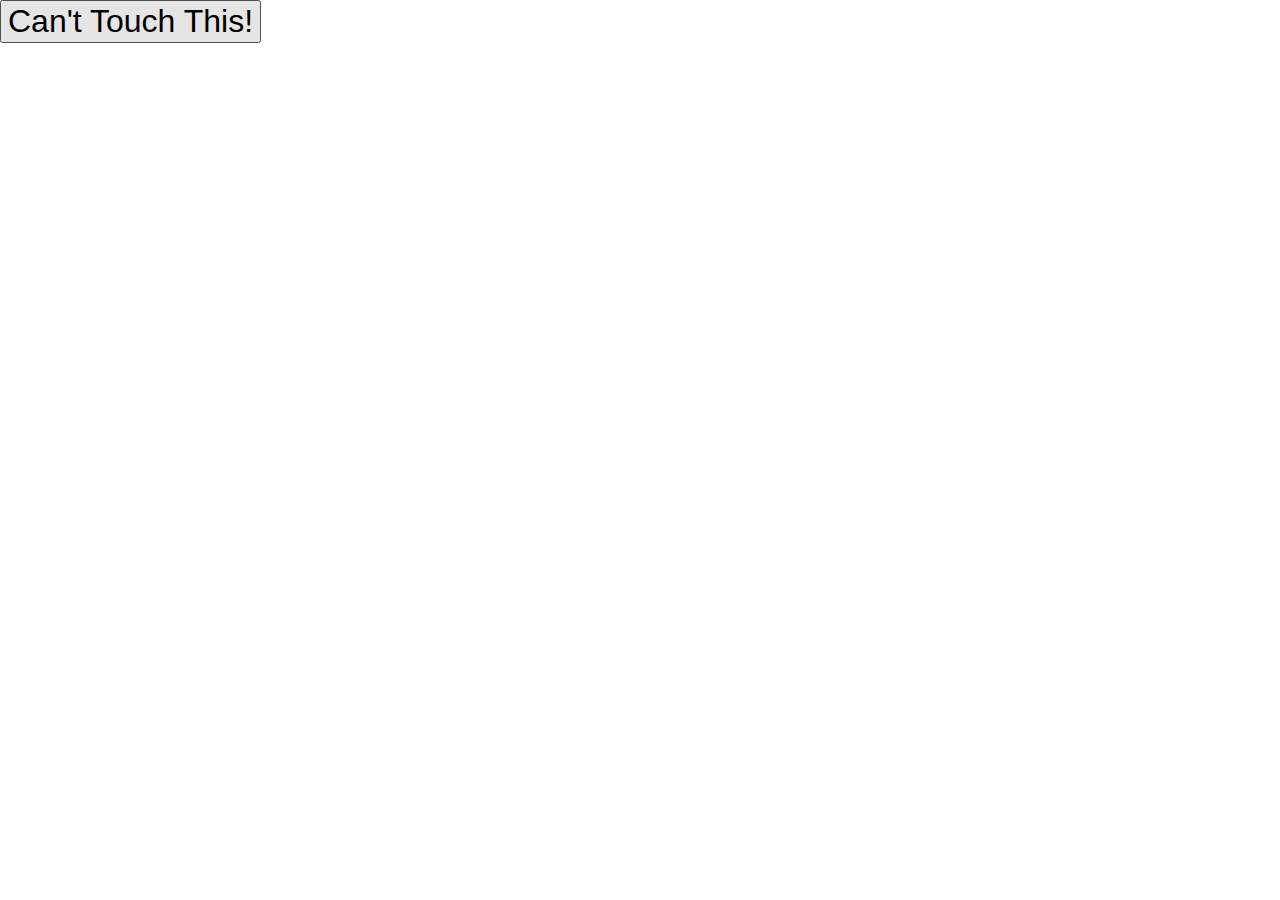
<file: Devil-Button/index.html>
<!DOCTYPE html>
<html lang="en">
  <head>
    <meta charset="UTF-8" />
    <meta http-equiv="X-UA-Compatible" content="IE=edge" />
    <meta name="viewport" content="width=device-width, initial-scale=1.0" />
    <title>Devil Button</title>
    <link
      rel="shortcut icon"
      href="https://png2.cleanpng.com/sh/debb6f8e0bebb5f2ab5b20597c1e8ecd/L0KzQYm3UsAzN5x7fZH0aYP2gLBuTgNucZ1qkZ9ubXB3ebT2jr1mdZDvgZ9yY3BxPbXslvltNaFzf599cnHxg8HokvVvfF5uhdNwZT24cYi7UMUzaZI8fKsBOD64R4W9WMc2PGI6SakANUK8Q4m9WMc2NqFzf3==/kisspng-smiley-emoticon-emoji-icon-devil-png-transparent-image-5a74052aa7d968.5746875415175529386875.png"
      type="image/x-icon"
    />
    <style>
      body {
        margin: 0;
        width: 100vw;
        height: 100vh;
        overflow: hidden;
      }
      #evil-button {
        position: absolute;
        white-space: nowrap;
        font-size: 2rem;
      }
    </style>
  </head>
  <body>
    <button id="evil-button">Can't Touch This!</button>
    <script src="script.js"></script>
  </body>
</html>
</file>
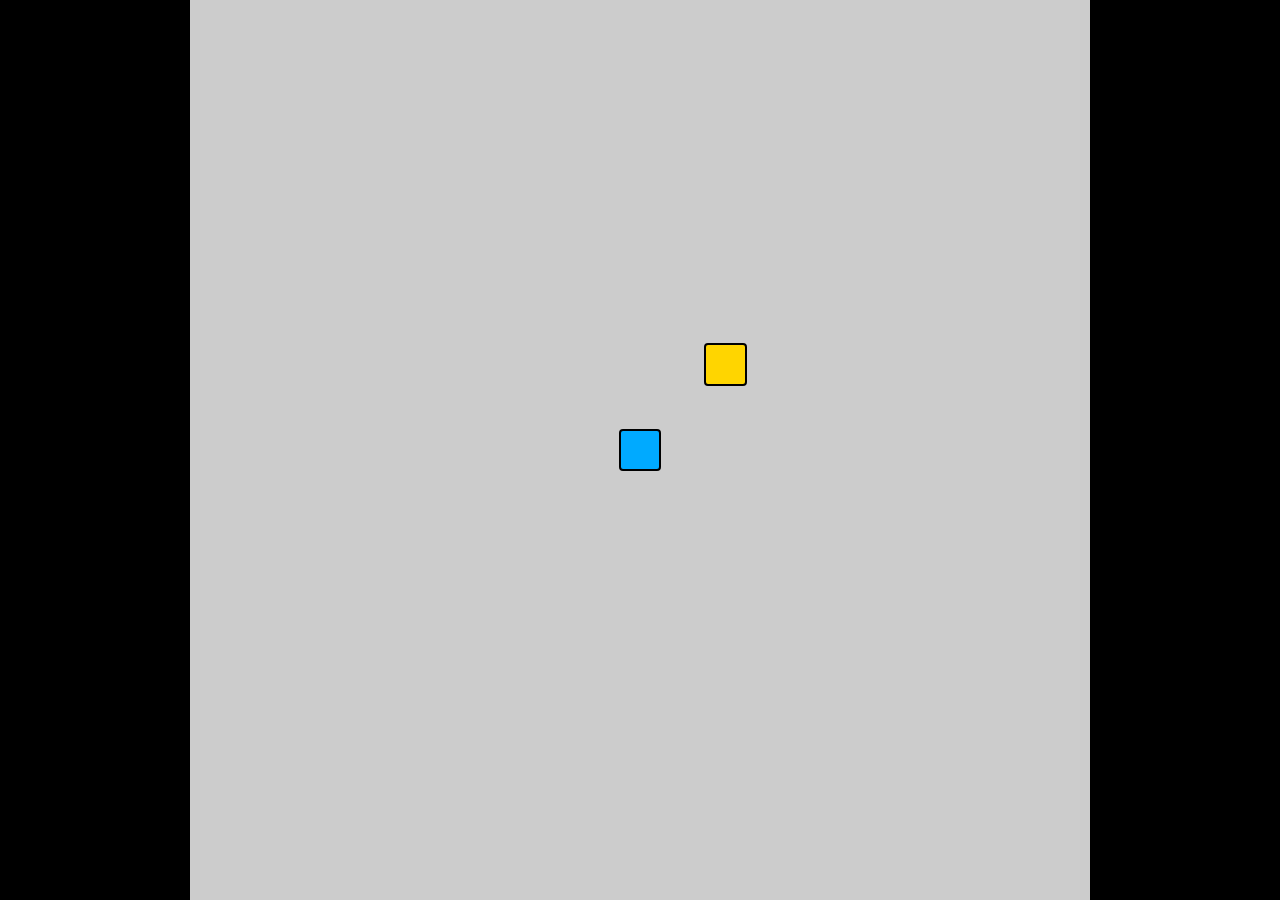
<file: Snake/index.html>
<!DOCTYPE html>
<html lang="en">
  <head>
    <meta charset="UTF-8" />
    <meta http-equiv="X-UA-Compatible" content="IE=edge" />
    <meta name="viewport" content="width=device-width, initial-scale=1.0" />
    <title>Snake</title>
    <link
      rel="shortcut icon"
      href="https://icon-library.com/images/snake-icon-png/snake-icon-png-28.jpg"
      type="image/x-icon"
    />
    <style>
      body {
        min-height: 100vh;
        width: 100vw;
        display: flex;
        justify-content: center;
        align-items: center;
        margin: 0;
        background-color: black;
      }

      #game-board {
        background-color: #ccc;
        width: 100vmin;
        height: 100vmin;
        display: grid;
        grid-template-columns: repeat(21, 1fr);
        grid-template-rows: repeat(21, 1fr);
      }

      .snake {
        background-color: hsl(200, 100%, 50%);
        border: 0.25vmin solid black;
        border-radius: 4px;
      }

      .food {
        background-color: hsl(50, 100%, 50%);
        border: 0.25vmin solid black;
        border-radius: 4px;
      }
    </style>
  </head>
  <body>
    <div id="game-board"></div>
    <script src="game.js" type="module"></script>
  </body>
</html>
</file>
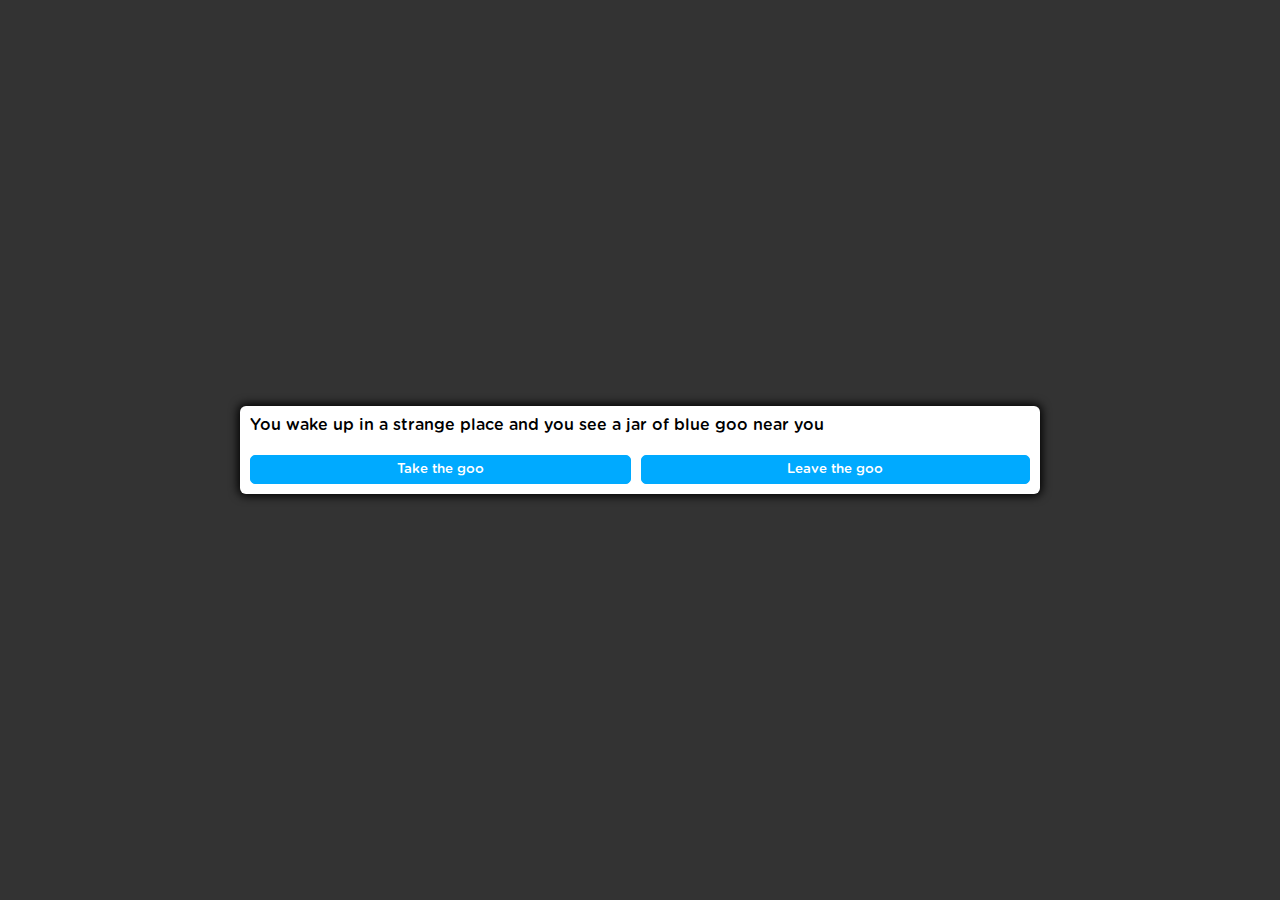
<file: Text-Adventure/index.html>
<!DOCTYPE html>
<html lang="en">
  <head>
    <meta charset="UTF-8" />
    <meta http-equiv="X-UA-Compatible" content="IE=edge" />
    <meta name="viewport" content="width=device-width, initial-scale=1.0" />
    <title>Text Adventure</title>
    <link rel="stylesheet" href="style.css" />
  </head>
  <body>
    <div class="container">
      <div id="text">Text</div>
      <div id="option-buttons" class="btn-grid">
        <button class="btn">Option 1</button>
        <button class="btn">Option 2</button>
        <button class="btn">Option 3</button>
        <button class="btn">Option 4</button>
      </div>
    </div>
    <script src="game.js"></script>
  </body>
</html>
</file>
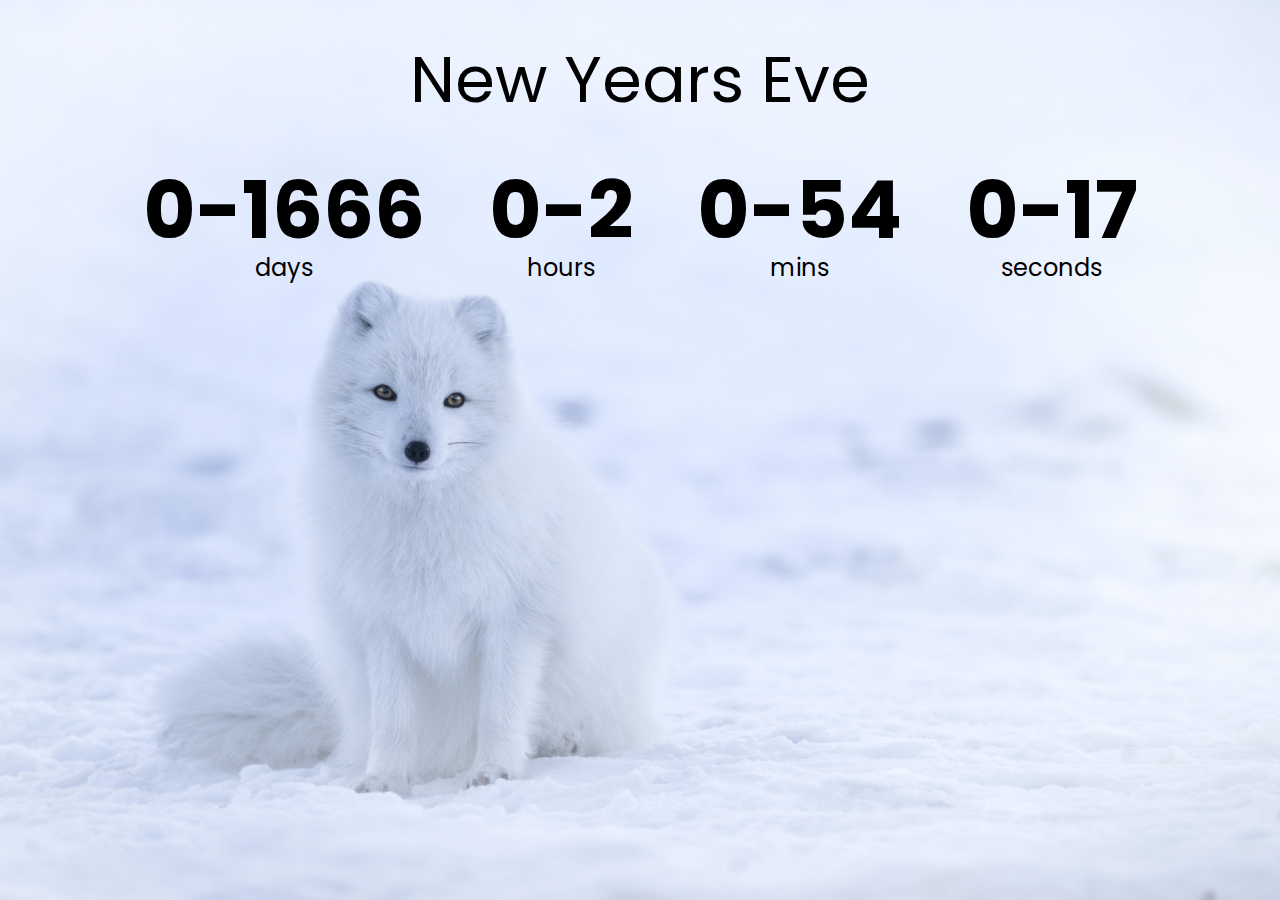
<file: 10 JS projects/Countdown Timer/index.html>
<!DOCTYPE html>
<html lang="en">
  <head>
    <meta charset="UTF-8" />
    <meta http-equiv="X-UA-Compatible" content="IE=edge" />
    <meta name="viewport" content="width=device-width, initial-scale=1.0" />
    <title>Countdown Timer</title>
    <link rel="stylesheet" href="style.css" />
    <script src="script.js" defer></script>
  </head>
  <body>
    <h1>New Years Eve</h1>
    <div class="countdown-container">
      <div class="countdown-element days-c">
        <p class="big-text" id="days">0</p>
        <span>days</span>
      </div>
      <div class="countdown-element hours-c">
        <p class="big-text" id="hours">0</p>
        <span>hours</span>
      </div>
      <div class="countdown-element mins-c">
        <p class="big-text" id="mins">0</p>
        <span>mins</span>
      </div>
      <div class="countdown-element seconds-c">
        <p class="big-text" id="seconds">0</p>
        <span>seconds</span>
      </div>
    </div>
  </body>
</html>
</file>
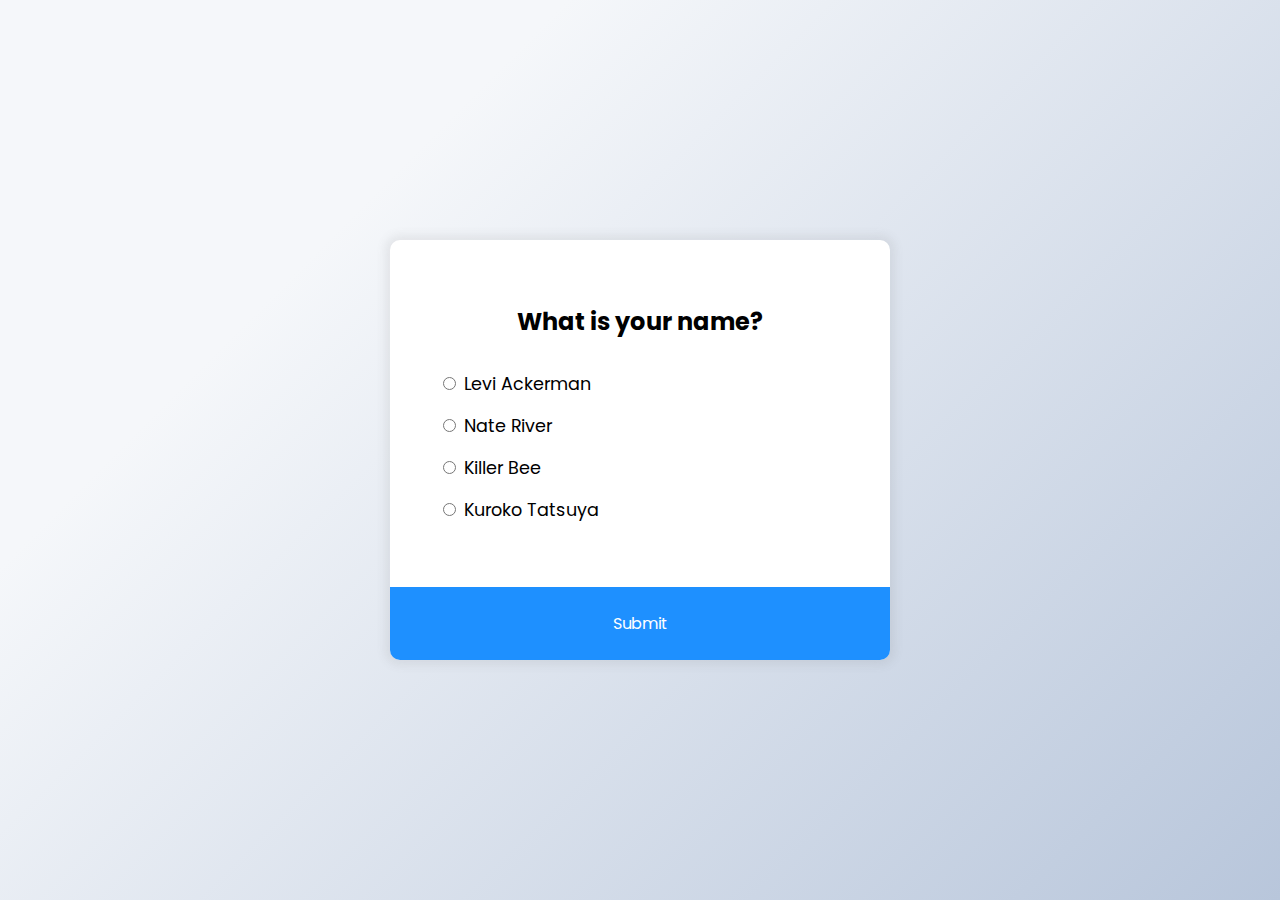
<file: 10 JS projects/Quiz App/index.html>
<!DOCTYPE html>
<html lang="en">
  <head>
    <meta charset="UTF-8" />
    <meta http-equiv="X-UA-Compatible" content="IE=edge" />
    <meta name="viewport" content="width=device-width, initial-scale=1.0" />
    <title>Quiz App</title>
    <link rel="stylesheet" href="style.css" />
    <script src="script.js" defer></script>
  </head>
  <body>
    <div class="quiz-container" id="quiz">
      <div class="quiz-header">
        <h2 id="question">Question?</h2>
        <ul>
          <li>
            <input type="radio" id="a" name="answer" class="answer" />
            <label for="a" id="a_text">Answer</label>
          </li>
          <li>
            <input type="radio" id="b" name="answer" class="answer" />
            <label for="b" id="b_text">Answer</label>
          </li>
          <li>
            <input type="radio" id="c" name="answer" class="answer" />
            <label for="c" id="c_text">Answer</label>
          </li>
          <li>
            <input type="radio" id="d" name="answer" class="answer" />
            <label for="d" id="d_text">Answer</label>
          </li>
        </ul>
      </div>

      <button id="submitBtn">Submit</button>
    </div>
  </body>
</html>
</file>
<file: Text-Adventure/style.css>
*,
*::before,
*::after {
  box-sizing: border-box;
  font-family: Gotham Rounded;
}

@font-face {
  font-family: Gotham Rounded;
  src: url(Gotham-Rounded/GothamRounded-Medium.otf);
}

body {
  padding: 0;
  margin: 0;
  display: flex;
  justify-content: center;
  align-items: center;
  width: 100vw;
  height: 100vh;
  background-color: #333;
}

.container {
  width: 800px;
  max-width: 80%;
  background-color: white;
  padding: 10px;
  border-radius: 6px;
  box-shadow: 0 0 10px 2px;
}

.btn-grid {
  display: grid;
  grid-template-columns: repeat(2, auto);
  gap: 10px;
  margin-top: 20px;
}

.btn {
  background-color: hsl(200, 100%, 50%);
  border: 1px solid hsl(200, 100%, 50%);
  border-radius: 5px;
  padding: 5px 10px;
  color: white;
  outline: none;
}

.btn:hover {
  border-color: black;
}
</file>
<file: 10 JS projects/Countdown Timer/style.css>
@import url("https://fonts.googleapis.com/css2?family=Poppins&display=swap");

* {
  box-sizing: border-box;
}

body {
  font-family: "Poppins", sans-serif;
  margin: 0;
  background-image: url(jonatan-pie-NBvcQRdRSeQ-unsplash.jpg);
  background-size: cover;
  background-position: center center;
  background-repeat: no-repeat;
  min-height: 100vh;
  display: flex;
  flex-direction: column;
  align-items: center;
}

h1 {
  font-size: 4rem;
  font-weight: normal;
  margin-top: 2rem;
}
.countdown-container {
  display: flex;
}

.big-text {
  font-size: 5rem;
  line-height: 1;
  margin: 0 2rem;
  font-weight: bold;
}

.countdown-element {
  text-align: center;
}

.countdown-element span {
  font-size: 1.5rem;
}
</file>
<file: 10 JS projects/Quiz App/style.css>
@import url("https://fonts.googleapis.com/css2?family=Poppins:wght@500&display=swap");

* {
  box-sizing: border-box;
}

body {
  font-family: "Poppins", sans-serif;
  margin: 0;
  background-color: #b8c6db;
  background-image: linear-gradient(315deg, #b8c6db 0%, #f5f7fa 74%);
  min-height: 100vh;
  display: flex;
  align-items: center;
  justify-content: center;
}
h2 {
  margin: 0;
  text-align: center;
  padding: 1rem;
}

ul {
  list-style: none;
  padding: 0;
}
ul li {
  font-size: 1.1rem;
  margin: 1rem 0;
}
ul li label {
  cursor: pointer;
}
.quiz-header {
  padding: 3rem;
}
.quiz-container {
  background-color: white;
  display: flex;
  flex-direction: column;
  box-shadow: 0 0 10px 5px rgba(100, 100, 100, 0.1);
  width: 500px;
  max-width: 100%;
  border-radius: 10px;
  overflow: hidden;
}

.quiz-container button {
  border: none;
  outline: none;
  padding: 1.5rem;
  background-color: dodgerblue;
  /* border-radius: 0 0 10px 10px; */
  font-family: inherit;
  font-size: 1rem;
  color: white;
  overflow: hidden;
  cursor: pointer;
}
.quiz-container button:hover {
  background-color: rgba(0, 68, 255, 0.8);
}
</file>
